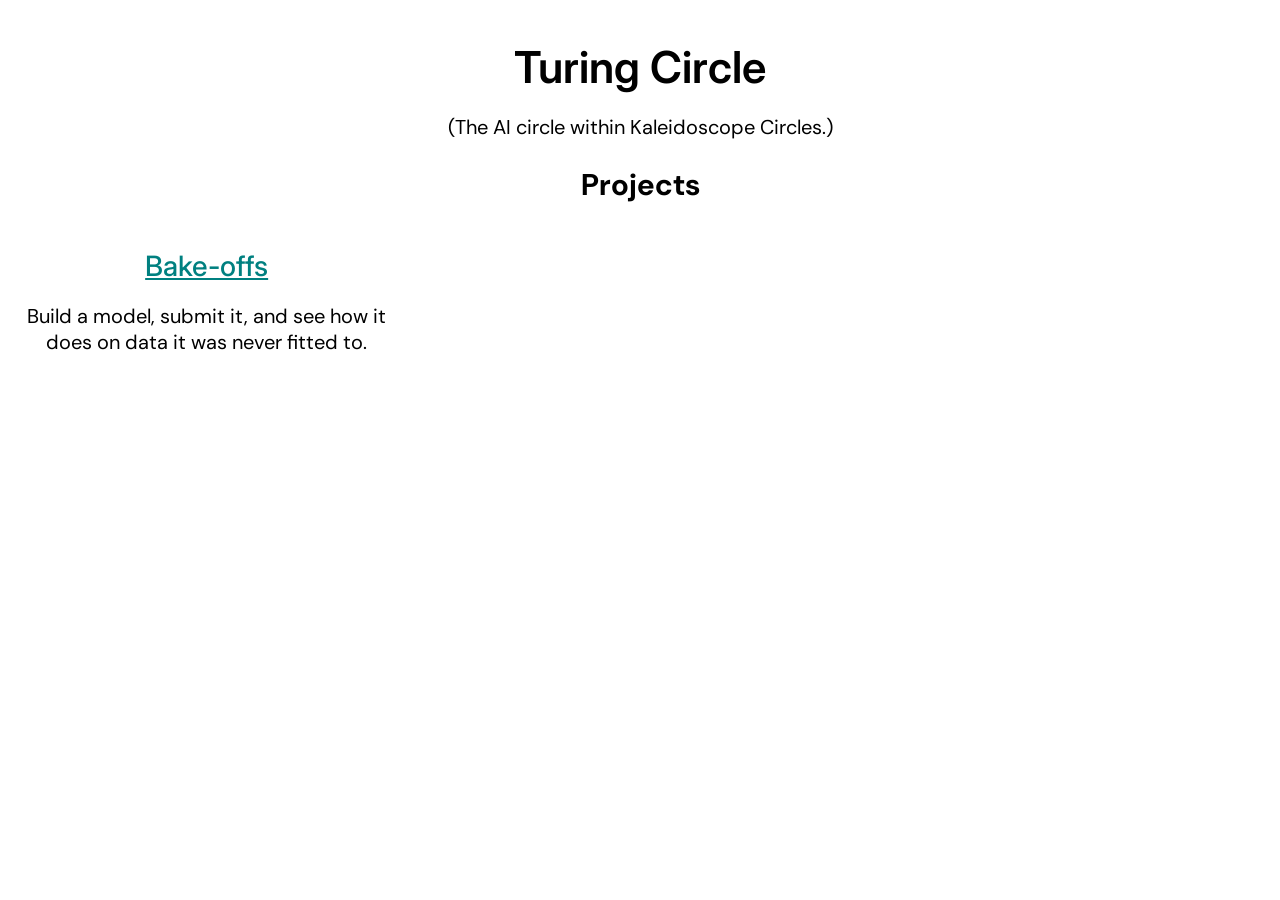
<file: index.html>
<!DOCTYPE html>
<html>
<head>

  <meta charset="UTF-8">
  <title>Turing Circle</title>
  <link rel="stylesheet" href="style.css">
  <link rel="preconnect" href="https://fonts.googleapis.com">
  <link rel="preconnect" href="https://fonts.gstatic.com" crossorigin>
  <link href="https://fonts.googleapis.com/css2?family=Inter:wght@300;400;500;600;700&family=DM+Sans:wght@400;500;700&display=swap" rel="stylesheet">
  <link rel="icon" type="image/x-icon" href="favicon.png">
</head>

<body>

<header class="site-title">
  <h1>Turing Circle</h1>
  <p>(The AI circle within Kaleidoscope Circles.)</p>
</header>

<section class="projects">
  <h2>Projects</h2>

  <div class="grid">

    <div class="card">
        <a href="bakeoff/">
            <h3>Bake-offs</h3>
        </a>
        <p>Build a model, submit it, and see how it does on data it was never fitted to.</p>
    </div>

  </div>
</section>

</body>
</html>
</file>
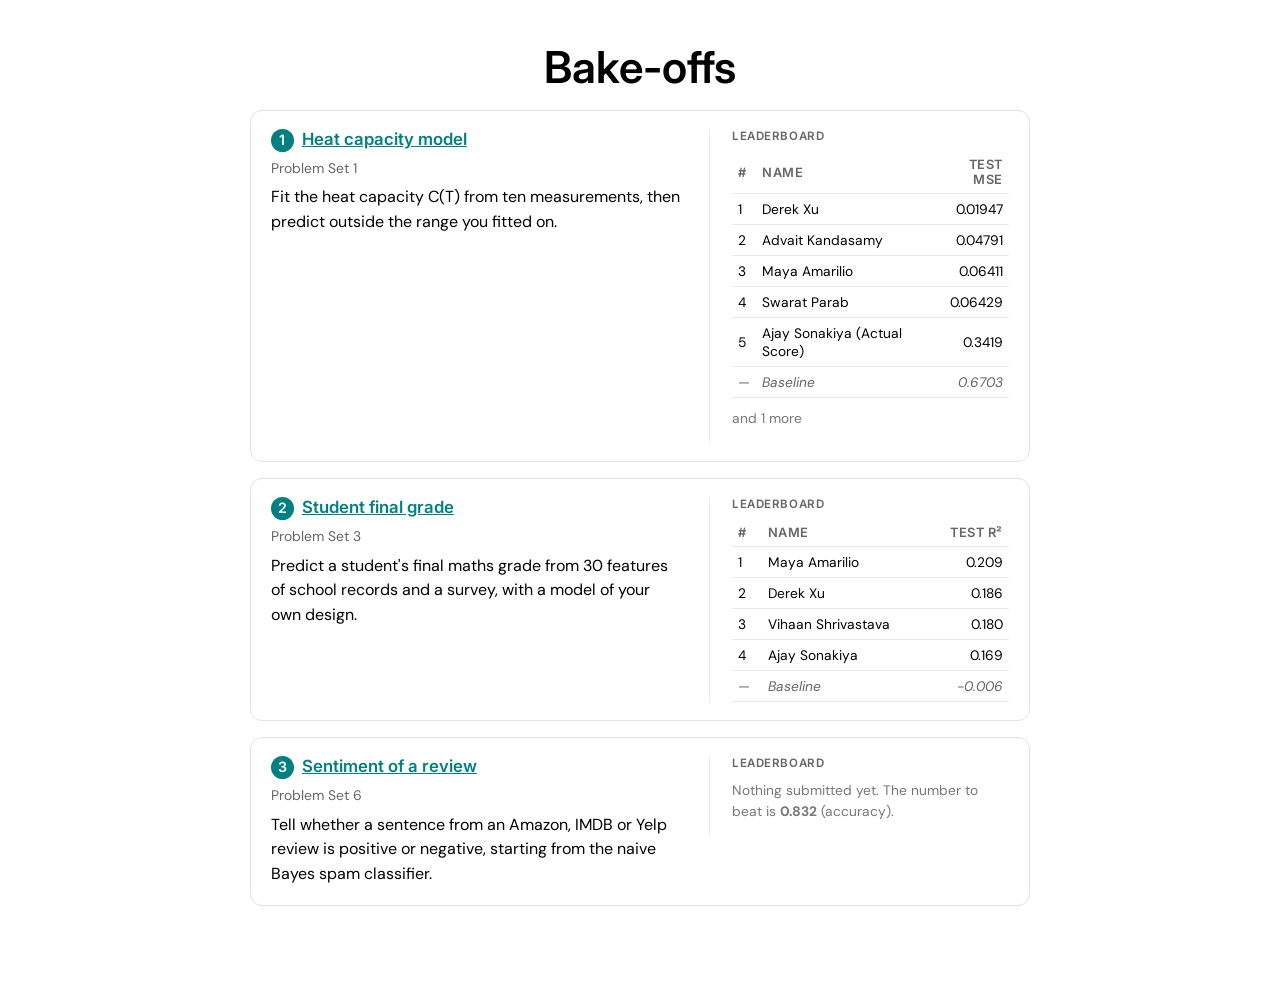
<file: bakeoff/index.html>
<!DOCTYPE html>
<html>
<head>
  <meta charset="UTF-8">
  <meta name="viewport" content="width=device-width, initial-scale=1">
  <title>Bake-offs &middot; Turing Circle</title>
  <link rel="stylesheet" href="../style.css">
  <link rel="stylesheet" href="bakeoff.css">
  <link rel="preconnect" href="https://fonts.googleapis.com">
  <link rel="preconnect" href="https://fonts.gstatic.com" crossorigin>
  <link href="https://fonts.googleapis.com/css2?family=Inter:wght@300;400;500;600;700&family=DM+Sans:wght@400;500;700&display=swap" rel="stylesheet">
  <link rel="icon" type="image/x-icon" href="../favicon.png">
</head>
<body>

<header class="site-title">
  <h1>Bake-offs</h1>
</header>

<div class="tool">
  <div id="list"><p class="status">Loading&hellip;</p></div>
</div>

<script>
const esc = s => String(s).replace(/[&<>"]/g, c =>
  ({ "&": "&amp;", "<": "&lt;", ">": "&gt;", '"': "&quot;" }[c]));

// Each bake-off's current standings, shown here so you can see where things
// stand before clicking in. Never cached: the board changes on every
// submission, and Pages serves with max-age=600.
async function board(slug) {
  let d;
  try {
    d = await fetch(slug + "/leaderboard.json?t=" + Date.now(),
                    { cache: "no-store" }).then(r => r.json());
  } catch (e) { return ""; }

  // "metric" in leaderboard.json: "mse" (default, lower is better), "r2" or
  // "accuracy" (higher is better).
  const r2 = d.metric === "r2", acc = d.metric === "accuracy", higher = r2 || acc;
  const label = r2 ? "Test R\u00b2" : acc ? "Test accuracy" : "Test MSE";
  const fmt = v => r2 ? (Math.abs(v) < 5e-4 ? 0 : Number(v)).toFixed(3)
                  : acc ? Number(v).toFixed(3) : Number(v).toPrecision(4);
  const score = e => e.test_score ?? e.test_mse, bscore = b => b.score ?? b.mse;
  const beats = (a, b) => higher ? a > b : a < b;
  const rows = (d.entries || []).slice().sort((a, b) => higher ? score(b) - score(a) : score(a) - score(b));
  const base = d.baseline;
  if (!rows.length) {
    return `<div class="k">Leaderboard</div><p class="empty">Nothing submitted yet.` +
           (base ? ` The number to beat is <strong>${fmt(bscore(base))}</strong> (${label.replace("Test ", "")}).` : "") +
           `</p>`;
  }

  const top = rows.slice(0, 5);
  let out = "", rank = 0, placed = false;
  const line = (name, v, isBase) =>
    `<tr class="${isBase ? "baseline" : ""}"><td>${isBase ? "&mdash;" : ++rank}</td>` +
    `<td>${esc(name)}</td><td class="num">${fmt(v)}</td></tr>`;
  for (const e of top) {
    if (!placed && base && beats(bscore(base), score(e))) {
      out += line(base.label || "baseline", bscore(base), true); placed = true;
    }
    out += line(e.name, score(e), false);
  }
  if (!placed && base) out += line(base.label || "baseline", bscore(base), true);

  const more = rows.length - top.length;
  return `<div class="k">Leaderboard</div>` +
    `<table><thead><tr><th>#</th><th>Name</th><th class="num">${label}</th></tr></thead>` +
    `<tbody>${out}</tbody></table>` +
    (more > 0 ? `<p class="empty">and ${more} more</p>` : "");
}

fetch("bakeoffs.json").then(r => r.json()).then(async d => {
  const list = d.bakeoffs || [];
  if (!list.length) {
    document.getElementById("list").innerHTML = "<p class='hint'>None open just yet.</p>";
    return;
  }
  const boards = await Promise.all(list.map(b => board(b.slug)));
  document.getElementById("list").innerHTML = list.map((b, i) => `
    <div class="step">
      <div class="bo">
        <div class="bo-main">
          <h3><span class="num">${i + 1}</span>${b.status === "open"
            ? `<a href="${esc(b.slug)}/">${esc(b.title)}</a>`
            : esc(b.title) + " <em>(closed)</em>"}</h3>
          <p class="hint">${esc(b.problem_set || "")}</p>
          <p>${esc(b.blurb || "")}</p>
        </div>
        <div class="bo-board">${boards[i]}</div>
      </div>
    </div>`).join("");
}).catch(e => {
  document.getElementById("list").innerHTML =
    "<p class='error'>Could not load the list: " + e + "</p>";
});
</script>

</body>
</html>
</file>
<file: style.css>
body {
  text-align: center;
  font-family: "DM Sans", sans-serif;
  margin: 0;
  background: #ffffff;
  color: #000000;
  font-size: 1.25rem;
}

.site-title {
  text-align: center;
  padding: 40px 20px 0;
  background: #ffffff;
  color: #000000;
}

.site-title h1 {
  font-family: "Inter", sans-serif;
  font-weight: 600;
  text-align: center;  
  font-size: 2.75rem;
  margin: 0;
}

.intro, .circles {
  text-align: center;
  max-width: 900px;
  margin: 0 auto;
  padding: 20px;
}

.intro h2, .circles h2 {
  font-family: "Inter", sans-serif;
  font-weight: 500;
  text-align: center;
  font-size: 2.25rem;
  margin: 0;
}

.grid {
  display: grid;
  grid-template-columns: repeat(3, 1fr);
  gap: 20px;
}

.card {
  text-align: center;
  display: block;
  padding: 20px;
  background: #ffffff;
  border-radius: 12px;
  text-decoration: none;
  color: #000000;
}

.card h3 {
  font-family: "Inter", sans-serif;
  font-weight: 500;
  text-align: center;
  font-size: 1.75rem;
  margin: 0;
}

a {
  color: #008080;
}

section {
  margin-bottom: 40px;
}
</file>
<file: bakeoff/bakeoff.css>
/* Bake-off page. Inherits the site font/colour choices from /style.css. */
.tool { max-width: 780px; margin: 0 auto; padding: 0 20px 60px; text-align: left; font-size: 1rem; }
.tool h2 { font-family: "Inter", sans-serif; font-weight: 500; font-size: 1.6rem; text-align: left; margin: 32px 0 8px; }
.tool p, .tool li { line-height: 1.55; }
.step { border: 1px solid #e3e3e3; border-radius: 12px; padding: 18px 20px; margin: 16px 0; }
.step.locked { opacity: 0.45; }
.step h3 { font-family: "Inter", sans-serif; font-weight: 600; font-size: 1.05rem; margin: 0 0 10px; text-align: left; }
.step h3 .num { display: inline-block; width: 1.6em; height: 1.6em; line-height: 1.6em; text-align: center;
  border-radius: 50%; background: #008080; color: #fff; margin-right: 8px; font-size: 0.85em; }
label { display: block; font-weight: 500; margin-bottom: 6px; }
input[type=text], input[type=number], textarea {
  width: 100%; box-sizing: border-box; font-size: 0.95rem; padding: 9px 11px;
  border: 1px solid #ccc; border-radius: 8px; font-family: inherit; background: #fff; color: #000; }
textarea { font-family: ui-monospace, SFMono-Regular, Menlo, monospace; font-size: 0.87rem; line-height: 1.5; min-height: 230px; white-space: pre; }
input:focus, textarea:focus { outline: 2px solid #008080; outline-offset: -1px; border-color: #008080; }
button { font-family: "Inter", sans-serif; font-size: 0.95rem; font-weight: 500; padding: 10px 20px;
  border: 0; border-radius: 8px; background: #008080; color: #fff; cursor: pointer; }
button:hover:not(:disabled) { background: #006666; }
button:disabled { background: #bbb; cursor: not-allowed; }
.hint { color: #666; font-size: 0.87rem; margin: 6px 0 0; }
.status { font-size: 0.87rem; color: #666; margin: 10px 0 0; }
.error { color: #b3261e; white-space: pre-wrap; font-family: ui-monospace, Menlo, monospace; font-size: 0.83rem; margin-top: 10px; }
.result { display: none; margin-top: 16px; }
.result.show { display: block; }
.scores { display: grid; grid-template-columns: repeat(auto-fit, minmax(150px, 1fr)); gap: 12px; margin: 14px 0; }
.score { border: 1px solid #e3e3e3; border-radius: 10px; padding: 12px; text-align: center; }
.score .k { font-size: 0.75rem; color: #666; text-transform: uppercase; letter-spacing: 0.04em; }
.score .v { font-family: "Inter", sans-serif; font-size: 1.5rem; font-weight: 600; margin-top: 4px; }
table { width: 100%; border-collapse: collapse; margin-top: 12px; font-size: 0.93rem; }
th, td { text-align: left; padding: 9px 10px; border-bottom: 1px solid #e8e8e8; }
th { font-family: "Inter", sans-serif; font-weight: 600; font-size: 0.8rem; text-transform: uppercase;
  letter-spacing: 0.04em; color: #666; }
td.num, th.num { text-align: right; font-variant-numeric: tabular-nums; }
tr.baseline td { color: #666; font-style: italic; }
code { background: #f2f2f2; padding: 1px 5px; border-radius: 4px; font-size: 0.88em; }
.rules { background: #fafafa; border-left: 3px solid #008080; padding: 12px 18px; margin: 16px 0; }
.rules ol { margin: 6px 0; padding-left: 20px; }

/* Directory page: each bake-off shown beside its current standings. */
.bo { display: grid; grid-template-columns: 1fr 300px; gap: 26px; align-items: start; }
.bo-main h3 { margin-bottom: 6px; }
.bo-main p { margin: 6px 0 0; }
.bo-board { border-left: 1px solid #ececec; padding-left: 22px; }
.bo-board .k { font-size: 0.72rem; color: #666; text-transform: uppercase;
  letter-spacing: 0.05em; font-family: "Inter", sans-serif; font-weight: 600; }
.bo-board table { margin-top: 8px; font-size: 0.86rem; }
.bo-board th, .bo-board td { padding: 6px 6px; }
.bo-board .empty { color: #777; font-size: 0.86rem; margin-top: 10px; }
@media (max-width: 760px) {
  .bo { grid-template-columns: 1fr; gap: 16px; }
  .bo-board { border-left: 0; padding-left: 0; border-top: 1px solid #ececec; padding-top: 14px; }
}

/* File upload */
input[type=file] { margin: 10px 0 0; font-family: inherit; font-size: 0.9rem; }
ul.files { margin: 8px 0 0; padding-left: 20px; font-size: 0.88rem; }
ul.files:empty { display: none; }
textarea.blob { min-height: 90px; margin-top: 8px; white-space: pre-wrap; word-break: break-all; }
</file>
